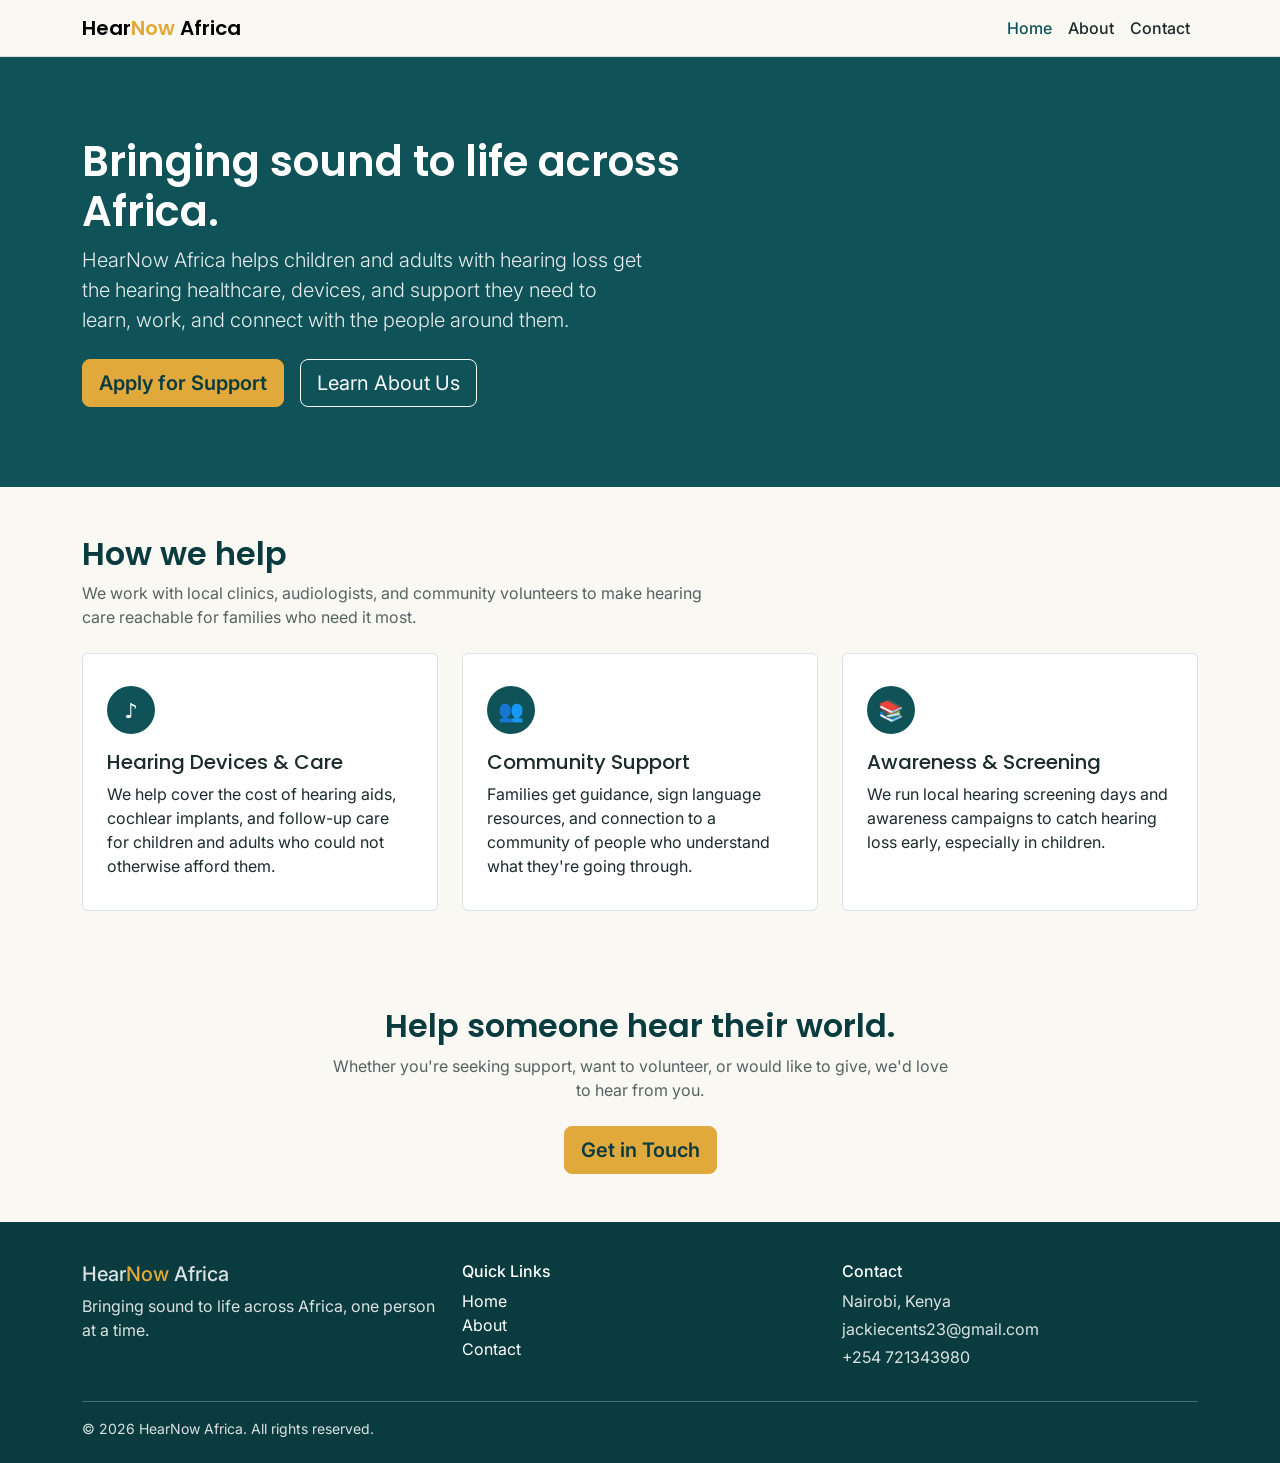
<file: index.html>
<!DOCTYPE html>
<html lang="en">
<head>
  <meta charset="UTF-8">
  <meta name="viewport" content="width=device-width, initial-scale=1.0">
  <title>HearNow Africa | Bringing Sound to Life Across Africa</title>
  <meta name="description" content="HearNow Africa helps children and adults with hearing loss access hearing healthcare, devices, and community support across Africa.">

  <!-- Bootstrap -->
  <link href="https://cdn.jsdelivr.net/npm/bootstrap@5.3.3/dist/css/bootstrap.min.css" rel="stylesheet">
  <!-- Fonts -->
  <link rel="preconnect" href="https://fonts.googleapis.com">
  <link href="https://fonts.googleapis.com/css2?family=Poppins:wght@600;700&family=Inter:wght@400;500;600&display=swap" rel="stylesheet">
  <!-- Custom -->
  <link href="css/custom.css" rel="stylesheet">
</head>
<body>

  <!-- Navbar -->
  <nav class="navbar navbar-expand-lg">
    <div class="container">
      <a class="navbar-brand" href="index.html">Hear<span>Now</span> Africa</a>
      <button class="navbar-toggler" type="button" data-bs-toggle="collapse" data-bs-target="#navMenu">
        <span class="navbar-toggler-icon"></span>
      </button>
      <div class="collapse navbar-collapse" id="navMenu">
        <ul class="navbar-nav ms-auto">
          <li class="nav-item"><a class="nav-link active" href="index.html">Home</a></li>
          <li class="nav-item"><a class="nav-link" href="about.html">About</a></li>
          <li class="nav-item"><a class="nav-link" href="contact.html">Contact</a></li>
        </ul>
      </div>
    </div>
  </nav>

  <!-- Hero -->
  <header class="hero">
    <div class="container">
      <h1>Bringing sound to life across Africa.</h1>
      <p class="lead">HearNow Africa helps children and adults with hearing loss get the hearing healthcare, devices, and support they need to learn, work, and connect with the people around them.</p>
      <div class="d-flex gap-3 mt-4 flex-wrap">
        <a href="contact.html" class="btn btn-gold btn-lg">Apply for Support</a>
        <a href="about.html" class="btn btn-outline-light btn-lg">Learn About Us</a>
      </div>
    </div>
  </header>

  <!-- How we help -->
  <section class="py-5">
    <div class="container">
      <h2 class="section-title">How we help</h2>
      <p class="section-sub mb-4">We work with local clinics, audiologists, and community volunteers to make hearing care reachable for families who need it most.</p>
      <div class="row g-4">
        <div class="col-md-4">
          <div class="help-card">
            <div class="icon">&#9834;</div>
            <h3 class="h5">Hearing Devices &amp; Care</h3>
            <p class="mb-0">We help cover the cost of hearing aids, cochlear implants, and follow-up care for children and adults who could not otherwise afford them.</p>
          </div>
        </div>
        <div class="col-md-4">
          <div class="help-card">
            <div class="icon">&#128101;</div>
            <h3 class="h5">Community Support</h3>
            <p class="mb-0">Families get guidance, sign language resources, and connection to a community of people who understand what they're going through.</p>
          </div>
        </div>
        <div class="col-md-4">
          <div class="help-card">
            <div class="icon">&#128218;</div>
            <h3 class="h5">Awareness &amp; Screening</h3>
            <p class="mb-0">We run local hearing screening days and awareness campaigns to catch hearing loss early, especially in children.</p>
          </div>
        </div>
      </div>
    </div>
  </section>



  <!-- CTA -->
  <section class="py-5">
    <div class="container text-center">
      <h2 class="section-title">Help someone hear their world.</h2>
      <p class="section-sub mx-auto mb-4">Whether you're seeking support, want to volunteer, or would like to give, we'd love to hear from you.</p>
      <a href="contact.html" class="btn btn-gold btn-lg">Get in Touch</a>
    </div>
  </section>

  <!-- Footer -->
  <footer>
    <div class="container">
      <div class="row g-4">
        <div class="col-md-4">
          <div class="footer-brand h5">Hear<span>Now</span> Africa</div>
          <p class="mt-2">Bringing sound to life across Africa, one person at a time.</p>
        </div>
        <div class="col-md-4">
          <h6 class="text-white">Quick Links</h6>
          <ul class="list-unstyled">
            <li><a href="index.html">Home</a></li>
            <li><a href="about.html">About</a></li>
            <li><a href="contact.html">Contact</a></li>
          </ul>
        </div>
        <div class="col-md-4">
          <h6 class="text-white">Contact</h6>
          <p class="mb-1">Nairobi, Kenya</p>
          <p class="mb-1">jackiecents23@gmail.com</p>
          <p>+254 721343980</p>
        </div>
      </div>
      <hr class="border-light opacity-25 mt-3">
      <p class="mb-0 small">&copy; 2026 HearNow Africa. All rights reserved.</p>
    </div>
  </footer>

  <script src="https://cdn.jsdelivr.net/npm/bootstrap@5.3.3/dist/js/bootstrap.bundle.min.js"></script>
</body>
</html>
</file>
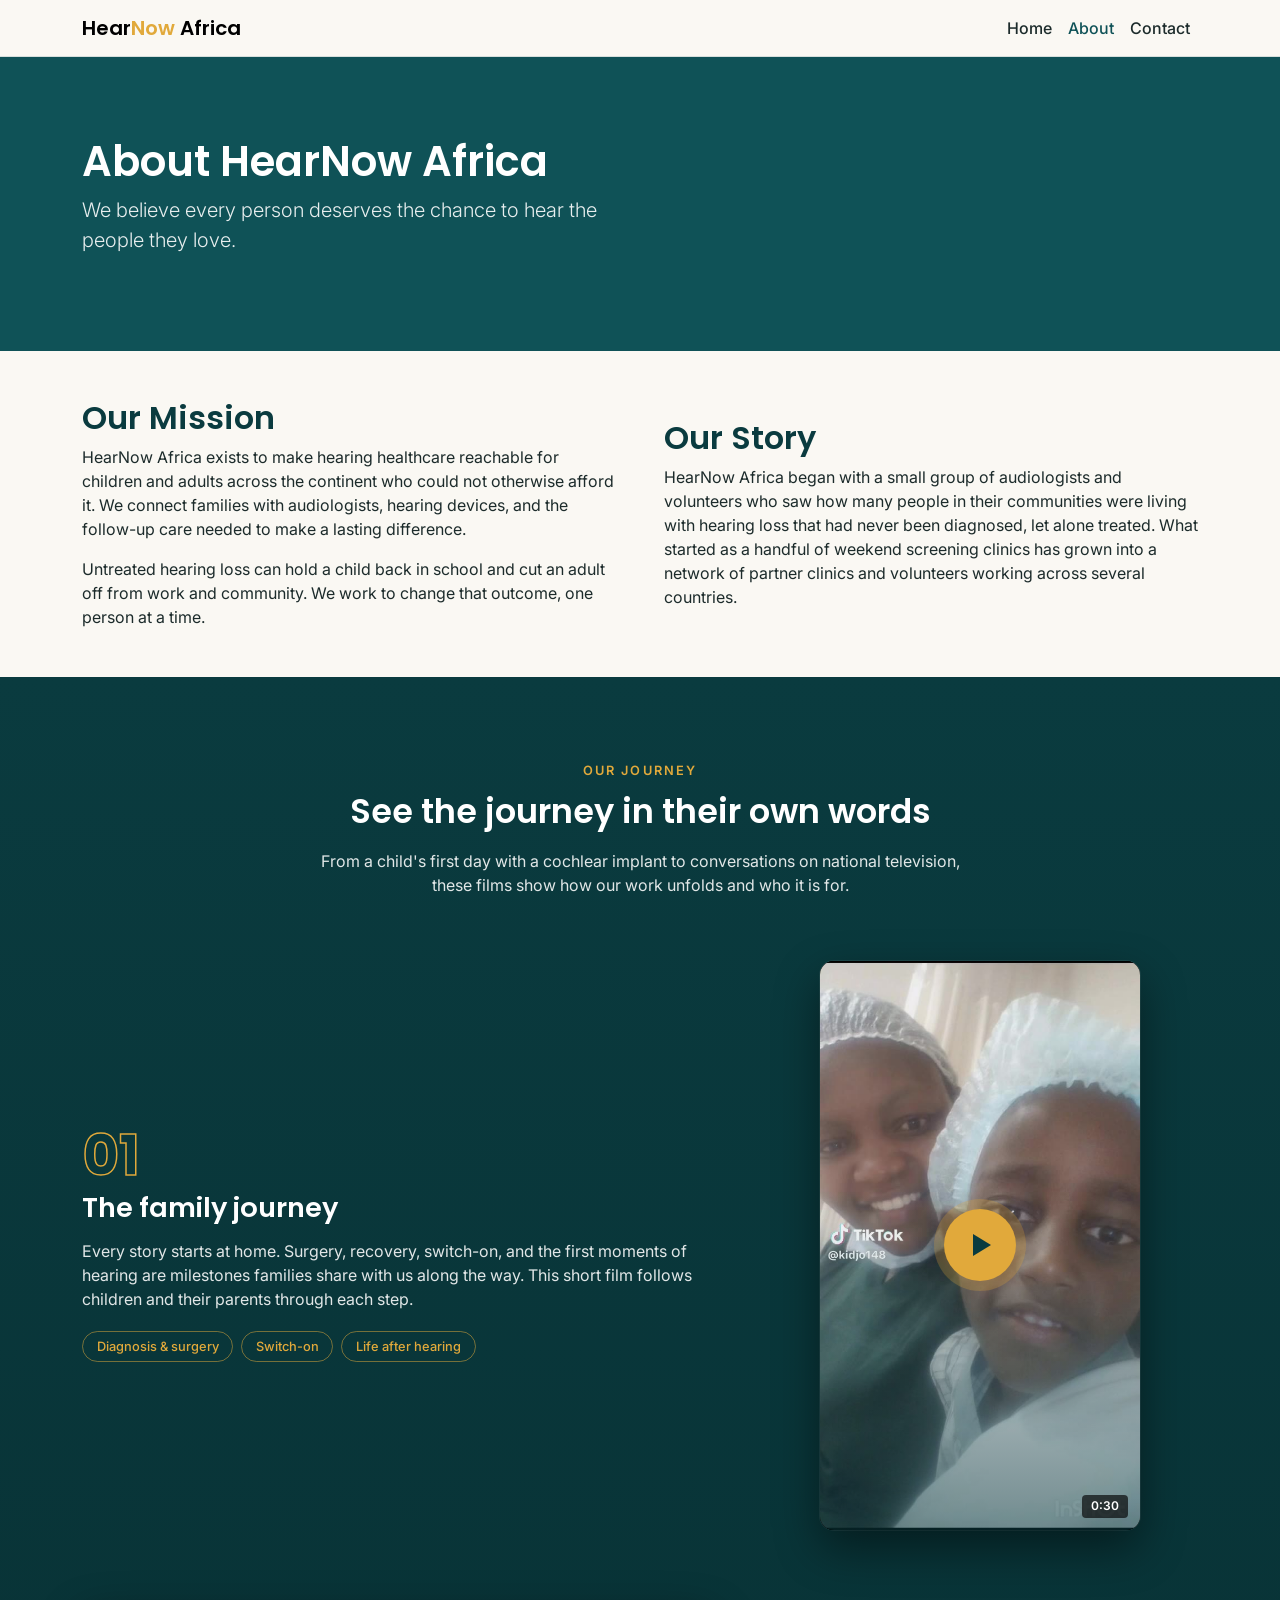
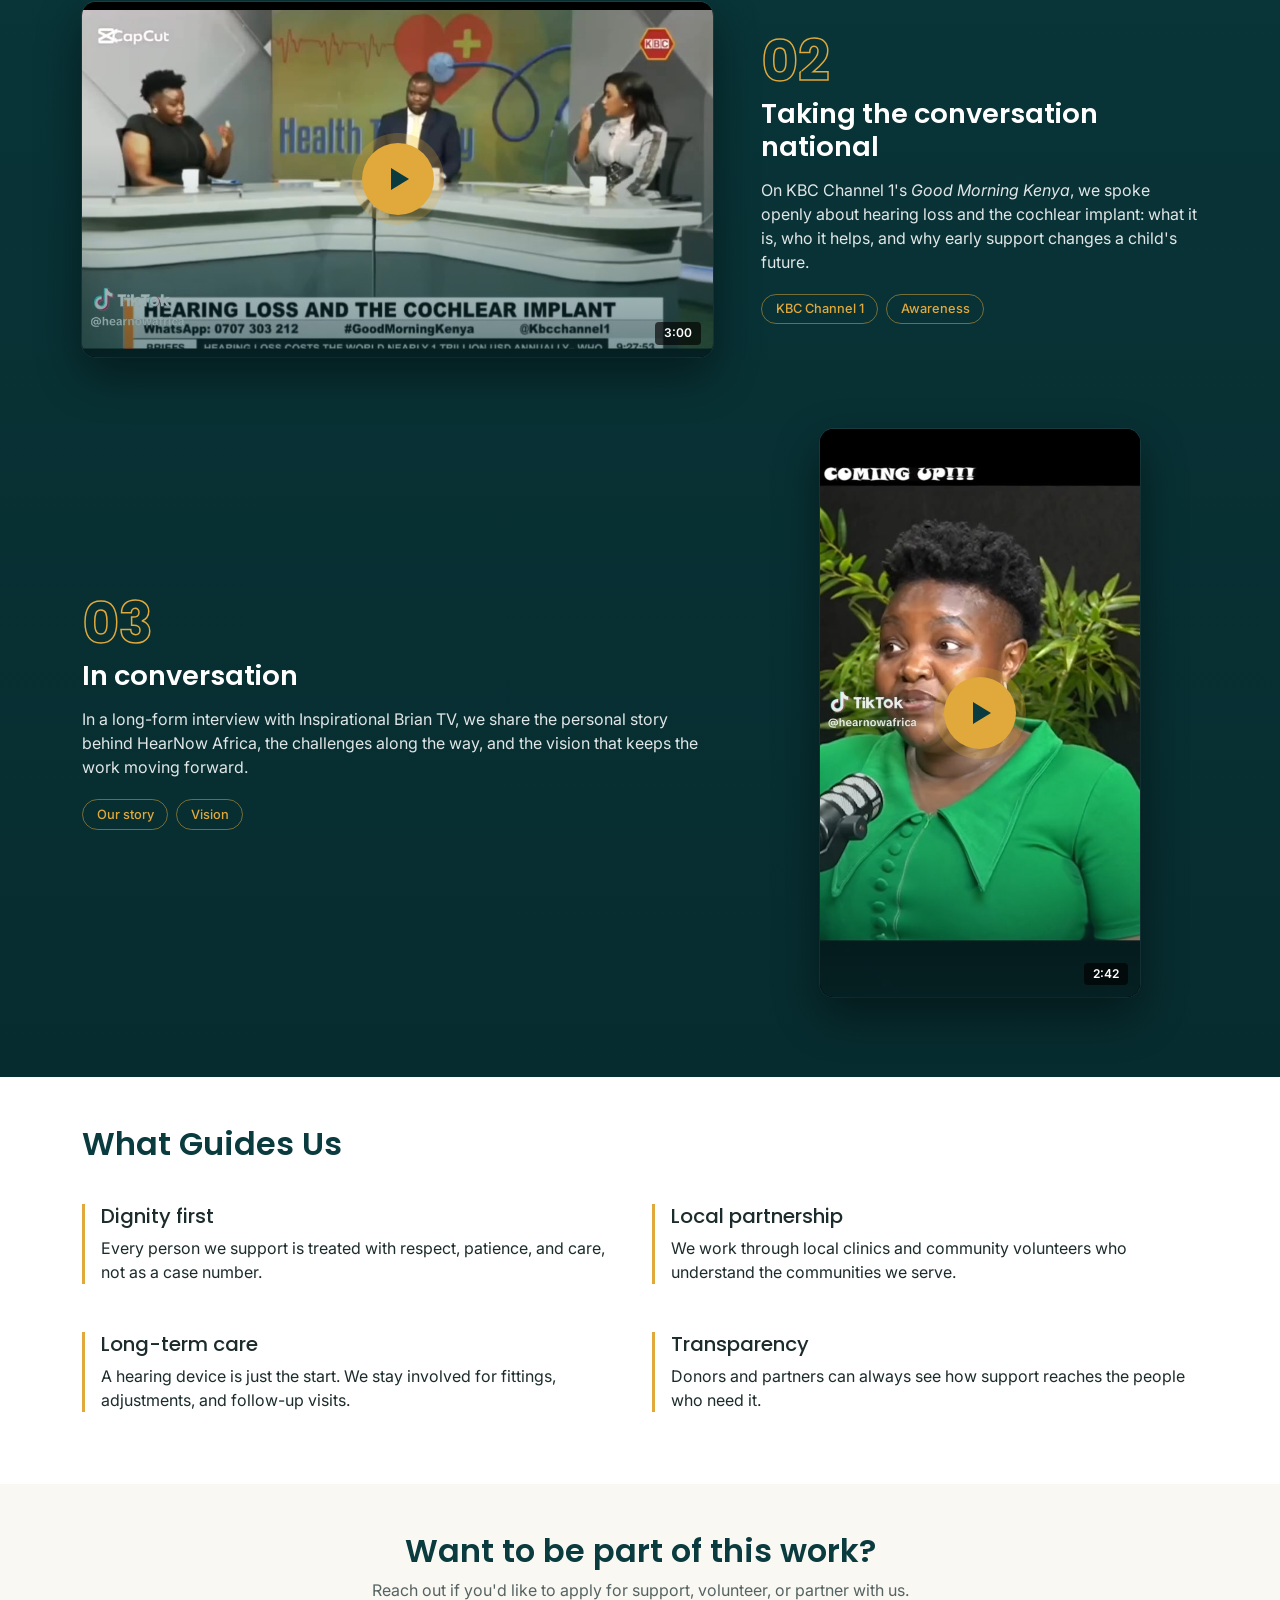
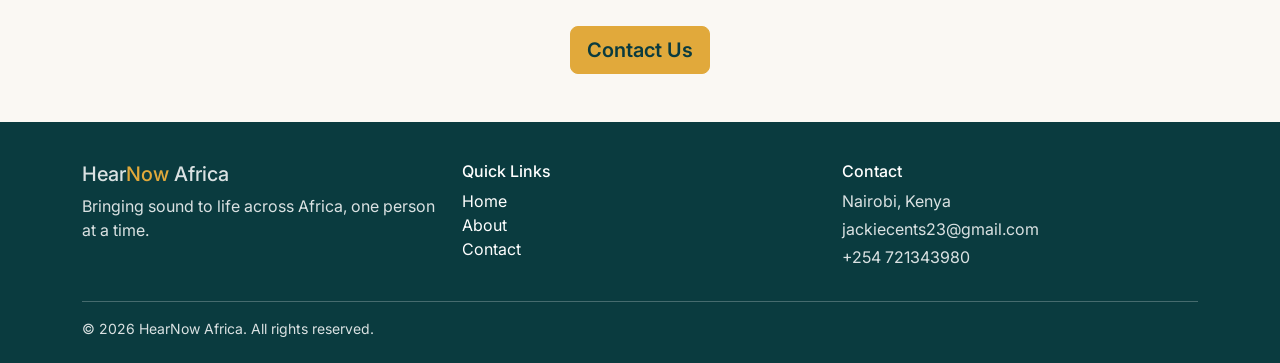
<file: about.html>
<!DOCTYPE html>
<html lang="en">
<head>
  <meta charset="UTF-8">
  <meta name="viewport" content="width=device-width, initial-scale=1.0">
  <title>About Us | HearNow Africa</title>

  <link href="https://cdn.jsdelivr.net/npm/bootstrap@5.3.3/dist/css/bootstrap.min.css" rel="stylesheet">
  <link rel="preconnect" href="https://fonts.googleapis.com">
  <link href="https://fonts.googleapis.com/css2?family=Poppins:wght@600;700&family=Inter:wght@400;500;600&display=swap" rel="stylesheet">
  <link href="css/custom.css" rel="stylesheet">
</head>
<body>

  <!-- Navbar -->
  <nav class="navbar navbar-expand-lg">
    <div class="container">
      <a class="navbar-brand" href="index.html">Hear<span>Now</span> Africa</a>
      <button class="navbar-toggler" type="button" data-bs-toggle="collapse" data-bs-target="#navMenu">
        <span class="navbar-toggler-icon"></span>
      </button>
      <div class="collapse navbar-collapse" id="navMenu">
        <ul class="navbar-nav ms-auto">
          <li class="nav-item"><a class="nav-link" href="index.html">Home</a></li>
          <li class="nav-item"><a class="nav-link active" href="about.html">About</a></li>
          <li class="nav-item"><a class="nav-link" href="contact.html">Contact</a></li>
        </ul>
      </div>
    </div>
  </nav>

  <!-- Page header -->
  <header class="hero">
    <div class="container">
      <h1>About HearNow Africa</h1>
      <p class="lead">We believe every person deserves the chance to hear the people they love.</p>
    </div>
  </header>

  <!-- Mission -->
  <section class="py-5">
    <div class="container">
      <div class="row g-5 align-items-center">
        <div class="col-lg-6">
          <h2 class="section-title">Our Mission</h2>
          <p>HearNow Africa exists to make hearing healthcare reachable for children and adults across the continent who could not otherwise afford it. We connect families with audiologists, hearing devices, and the follow-up care needed to make a lasting difference.</p>
          <p class="mb-0">Untreated hearing loss can hold a child back in school and cut an adult off from work and community. We work to change that outcome, one person at a time.</p>
        </div>
        <div class="col-lg-6">
          <h2 class="section-title">Our Story</h2>
          <p class="mb-0">HearNow Africa began with a small group of audiologists and volunteers who saw how many people in their communities were living with hearing loss that had never been diagnosed, let alone treated. What started as a handful of weekend screening clinics has grown into a network of partner clinics and volunteers working across several countries.</p>
        </div>
      </div>
    </div>
  </section>

  <!-- Our Journey (videos) -->
  <section class="journey py-5" id="journey" aria-labelledby="journey-title">
    <div class="container">
      <div class="journey-intro text-center mx-auto">
        <span class="eyebrow">Our Journey</span>
        <h2 class="journey-title" id="journey-title">See the journey in their own words</h2>
        <p>From a child's first day with a cochlear implant to conversations on national television, these films show how our work unfolds and who it is for.</p>
      </div>

      <!-- Chapter 1 -->
      <article class="journey-chapter">
        <div class="row g-4 g-lg-5 align-items-center">
          <div class="col-lg-5 order-lg-2">
            <figure class="video-card video-portrait mx-auto" data-video-card>
              <video preload="none" playsinline controls poster="videos/journey-1-family-story.jpg" aria-label="Family journey montage: children and parents through the cochlear implant process">
                <source src="videos/journey-1-family-story.mp4" type="video/mp4">
                Your browser does not support HTML5 video.
              </video>
              <button class="video-play" type="button" aria-label="Play video: The family journey">
                <span class="play-icon" aria-hidden="true"></span>
              </button>
              <span class="video-duration">0:30</span>
            </figure>
          </div>
          <div class="col-lg-7 order-lg-1">
            <span class="chapter-num">01</span>
            <h3 class="chapter-title">The family journey</h3>
            <p>Every story starts at home. Surgery, recovery, switch-on, and the first moments of hearing are milestones families share with us along the way. This short film follows children and their parents through each step.</p>
            <ul class="chapter-meta list-unstyled">
              <li>Diagnosis &amp; surgery</li><li>Switch-on</li><li>Life after hearing</li>
            </ul>
          </div>
        </div>
      </article>

      <!-- Chapter 2 -->
      <article class="journey-chapter">
        <div class="row g-4 g-lg-5 align-items-center">
          <div class="col-lg-7">
            <figure class="video-card video-landscape" data-video-card>
              <video preload="none" playsinline controls poster="videos/journey-2-kbc-feature.jpg" aria-label="Good Morning Kenya on KBC Channel 1: Hearing loss and the cochlear implant">
                <source src="videos/journey-2-kbc-feature.mp4" type="video/mp4">
                Your browser does not support HTML5 video.
              </video>
              <button class="video-play" type="button" aria-label="Play video: Hearing loss and the cochlear implant on KBC">
                <span class="play-icon" aria-hidden="true"></span>
              </button>
              <span class="video-duration">3:00</span>
            </figure>
          </div>
          <div class="col-lg-5">
            <span class="chapter-num">02</span>
            <h3 class="chapter-title">Taking the conversation national</h3>
            <p>On KBC Channel 1's <em>Good Morning Kenya</em>, we spoke openly about hearing loss and the cochlear implant: what it is, who it helps, and why early support changes a child's future.</p>
            <ul class="chapter-meta list-unstyled">
              <li>KBC Channel 1</li><li>Awareness</li>
            </ul>
          </div>
        </div>
      </article>

      <!-- Chapter 3 -->
      <article class="journey-chapter">
        <div class="row g-4 g-lg-5 align-items-center">
          <div class="col-lg-5 order-lg-2">
            <figure class="video-card video-portrait mx-auto" data-video-card>
              <video preload="none" playsinline controls poster="videos/journey-3-inspirational-brian.jpg" aria-label="Interview on Inspirational Brian TV about the HearNow Africa journey">
                <source src="videos/journey-3-inspirational-brian.mp4" type="video/mp4">
                Your browser does not support HTML5 video.
              </video>
              <button class="video-play" type="button" aria-label="Play video: In conversation on Inspirational Brian TV">
                <span class="play-icon" aria-hidden="true"></span>
              </button>
              <span class="video-duration">2:42</span>
            </figure>
          </div>
          <div class="col-lg-7 order-lg-1">
            <span class="chapter-num">03</span>
            <h3 class="chapter-title">In conversation</h3>
            <p>In a long-form interview with Inspirational Brian TV, we share the personal story behind HearNow Africa, the challenges along the way, and the vision that keeps the work moving forward.</p>
            <ul class="chapter-meta list-unstyled">
              <li>Our story</li><li>Vision</li>
            </ul>
          </div>
        </div>
      </article>
    </div>
  </section>

  <!-- Values -->
  <section class="py-5" style="background-color:#fff;">
    <div class="container">
      <h2 class="section-title">What Guides Us</h2>
      <div class="row g-4 mt-3">
        <div class="col-md-6">
          <div class="value-item">
            <h3 class="h5">Dignity first</h3>
            <p class="mb-0">Every person we support is treated with respect, patience, and care, not as a case number.</p>
          </div>
        </div>
        <div class="col-md-6">
          <div class="value-item">
            <h3 class="h5">Local partnership</h3>
            <p class="mb-0">We work through local clinics and community volunteers who understand the communities we serve.</p>
          </div>
        </div>
        <div class="col-md-6">
          <div class="value-item">
            <h3 class="h5">Long-term care</h3>
            <p class="mb-0">A hearing device is just the start. We stay involved for fittings, adjustments, and follow-up visits.</p>
          </div>
        </div>
        <div class="col-md-6">
          <div class="value-item">
            <h3 class="h5">Transparency</h3>
            <p class="mb-0">Donors and partners can always see how support reaches the people who need it.</p>
          </div>
        </div>
      </div>
    </div>
  </section>

  <!-- CTA -->
  <section class="py-5 text-center">
    <div class="container">
      <h2 class="section-title">Want to be part of this work?</h2>
      <p class="section-sub mx-auto mb-4">Reach out if you'd like to apply for support, volunteer, or partner with us.</p>
      <a href="contact.html" class="btn btn-gold btn-lg">Contact Us</a>
    </div>
  </section>

  <!-- Footer -->
  <footer>
    <div class="container">
      <div class="row g-4">
        <div class="col-md-4">
          <div class="footer-brand h5">Hear<span>Now</span> Africa</div>
          <p class="mt-2">Bringing sound to life across Africa, one person at a time.</p>
        </div>
        <div class="col-md-4">
          <h6 class="text-white">Quick Links</h6>
          <ul class="list-unstyled">
            <li><a href="index.html">Home</a></li>
            <li><a href="about.html">About</a></li>
            <li><a href="contact.html">Contact</a></li>
          </ul>
        </div>
        <div class="col-md-4">
          <h6 class="text-white">Contact</h6>
          <p class="mb-1">Nairobi, Kenya</p>
          <p class="mb-1">jackiecents23@gmail.com</p>
          <p>+254 721343980</p>
        </div>
      </div>
      <hr class="border-light opacity-25 mt-3">
      <p class="mb-0 small">&copy; 2026 HearNow Africa. All rights reserved.</p>
    </div>
  </footer>

  <script src="https://cdn.jsdelivr.net/npm/bootstrap@5.3.3/dist/js/bootstrap.bundle.min.js"></script>
  <script src="js/journey.js"></script>
</body>
</html>
</file>
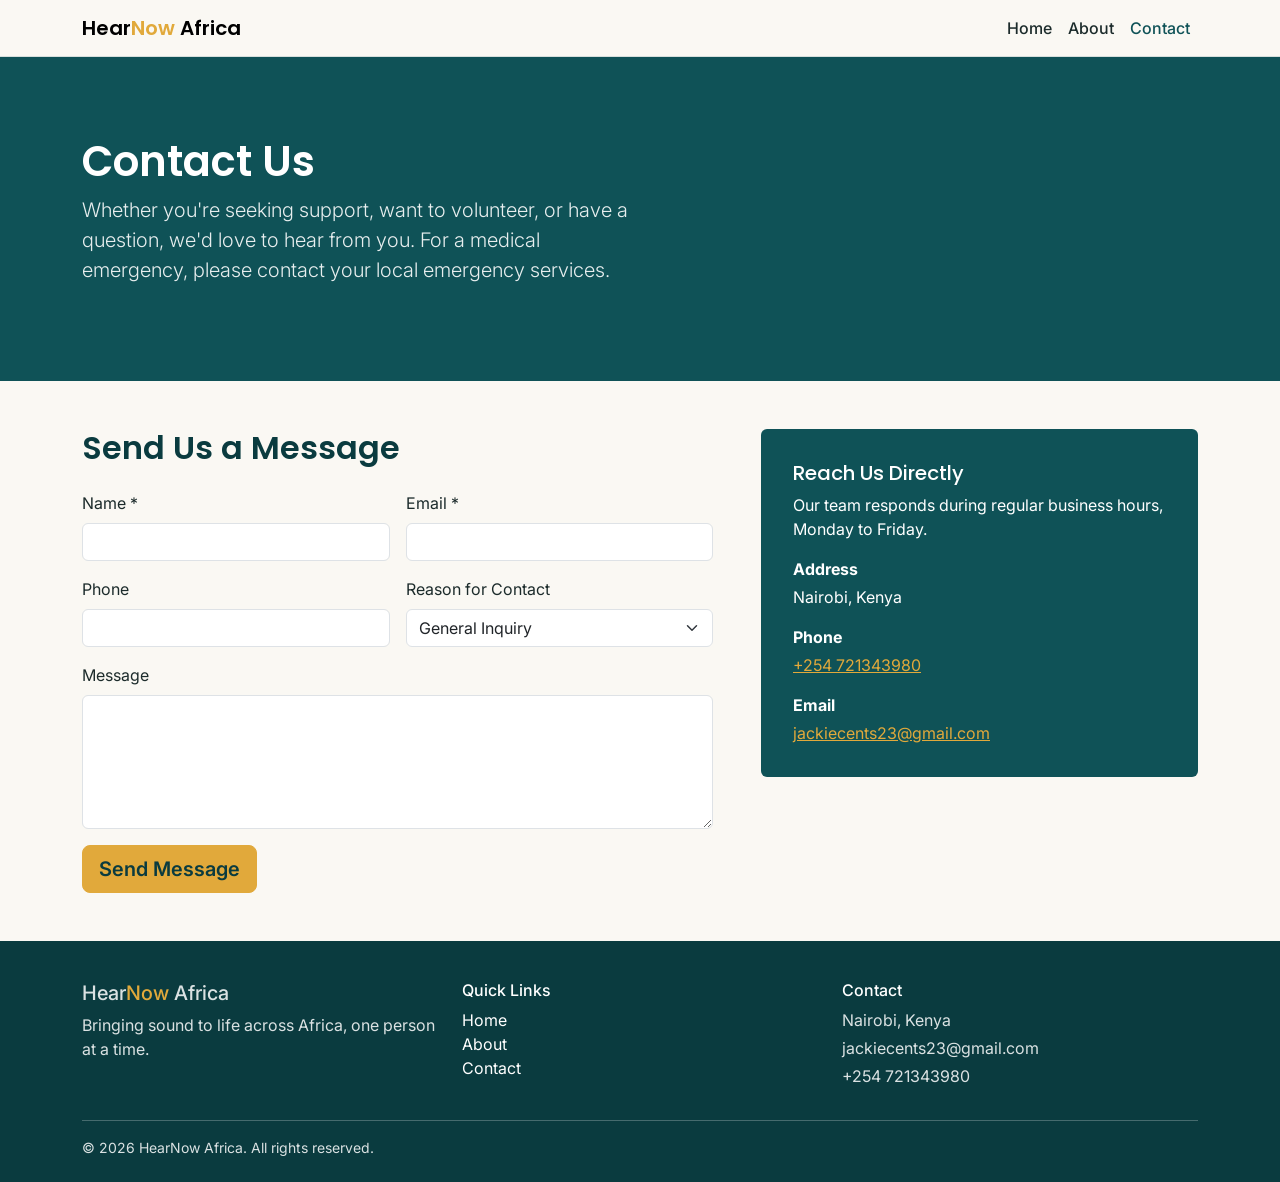
<file: contact.html>
<!DOCTYPE html>
<html lang="en">
<head>
  <meta charset="UTF-8">
  <meta name="viewport" content="width=device-width, initial-scale=1.0">
  <title>Contact Us | HearNow Africa</title>

  <link href="https://cdn.jsdelivr.net/npm/bootstrap@5.3.3/dist/css/bootstrap.min.css" rel="stylesheet">
  <link rel="preconnect" href="https://fonts.googleapis.com">
  <link href="https://fonts.googleapis.com/css2?family=Poppins:wght@600;700&family=Inter:wght@400;500;600&display=swap" rel="stylesheet">
  <link href="css/custom.css" rel="stylesheet">
</head>
<body>

  <!-- Navbar -->
  <nav class="navbar navbar-expand-lg">
    <div class="container">
      <a class="navbar-brand" href="index.html">Hear<span>Now</span> Africa</a>
      <button class="navbar-toggler" type="button" data-bs-toggle="collapse" data-bs-target="#navMenu">
        <span class="navbar-toggler-icon"></span>
      </button>
      <div class="collapse navbar-collapse" id="navMenu">
        <ul class="navbar-nav ms-auto">
          <li class="nav-item"><a class="nav-link" href="index.html">Home</a></li>
          <li class="nav-item"><a class="nav-link" href="about.html">About</a></li>
          <li class="nav-item"><a class="nav-link active" href="contact.html">Contact</a></li>
        </ul>
      </div>
    </div>
  </nav>

  <!-- Page header -->
  <header class="hero">
    <div class="container">
      <h1>Contact Us</h1>
      <p class="lead">Whether you're seeking support, want to volunteer, or have a question, we'd love to hear from you. For a medical emergency, please contact your local emergency services.</p>
    </div>
  </header>

  <!-- Contact -->
  <section class="py-5">
    <div class="container">
      <div class="row g-5">
        <div class="col-lg-7">
          <h2 class="section-title mb-4">Send Us a Message</h2>
          <form>
            <div class="row g-3">
              <div class="col-md-6">
                <label for="name" class="form-label">Name *</label>
                <input type="text" class="form-control" id="name" required>
              </div>
              <div class="col-md-6">
                <label for="email" class="form-label">Email *</label>
                <input type="email" class="form-control" id="email" required>
              </div>
              <div class="col-md-6">
                <label for="phone" class="form-label">Phone</label>
                <input type="tel" class="form-control" id="phone">
              </div>
              <div class="col-md-6">
                <label for="reason" class="form-label">Reason for Contact</label>
                <select id="reason" class="form-select">
                  <option>General Inquiry</option>
                  <option>Apply for Support</option>
                  <option>Volunteer</option>
                  <option>Partnership / Donation</option>
                </select>
              </div>
              <div class="col-12">
                <label for="message" class="form-label">Message</label>
                <textarea class="form-control" id="message" rows="5"></textarea>
              </div>
              <div class="col-12">
                <button type="submit" class="btn btn-gold btn-lg">Send Message</button>
              </div>
            </div>
          </form>
        </div>

        <div class="col-lg-5">
          <div class="contact-info-box">
            <h3 class="h5 text-white">Reach Us Directly</h3>
            <p class="mb-3">Our team responds during regular business hours, Monday to Friday.</p>
            <p class="mb-1"><strong>Address</strong></p>
            <p class="mb-3">Nairobi, Kenya</p>
            <p class="mb-1"><strong>Phone</strong></p>
            <p class="mb-3"><a href="tel:+254721343980">+254 721343980</a></p>
            <p class="mb-1"><strong>Email</strong></p>
            <p class="mb-0"><a href="mailto:jackiecents23@gmail.com">jackiecents23@gmail.com</a></p>
          </div>
        </div>
      </div>
    </div>
  </section>

  <!-- Footer -->
  <footer>
    <div class="container">
      <div class="row g-4">
        <div class="col-md-4">
          <div class="footer-brand h5">Hear<span>Now</span> Africa</div>
          <p class="mt-2">Bringing sound to life across Africa, one person at a time.</p>
        </div>
        <div class="col-md-4">
          <h6 class="text-white">Quick Links</h6>
          <ul class="list-unstyled">
            <li><a href="index.html">Home</a></li>
            <li><a href="about.html">About</a></li>
            <li><a href="contact.html">Contact</a></li>
          </ul>
        </div>
        <div class="col-md-4">
          <h6 class="text-white">Contact</h6>
          <p class="mb-1">Nairobi, Kenya</p>
          <p class="mb-1">jackiecents23@gmail.com</p>
          <p>+254 721343980</p>
        </div>
      </div>
      <hr class="border-light opacity-25 mt-3">
      <p class="mb-0 small">&copy; 2026 HearNow Africa. All rights reserved.</p>
    </div>
  </footer>

  <script src="https://cdn.jsdelivr.net/npm/bootstrap@5.3.3/dist/js/bootstrap.bundle.min.js"></script>
</body>
</html>
</file>
<file: css/custom.css>
/* HearNow Africa — custom styles (kept intentionally simple) */

:root {
  --teal: #0F5257;
  --teal-dark: #0A3B3F;
  --gold: #E1A93B;
  --cream: #FAF8F3;
  --ink: #1C2B2B;
}

body {
  font-family: 'Inter', system-ui, -apple-system, sans-serif;
  color: var(--ink);
  background-color: var(--cream);
}

h1, h2, h3, .navbar-brand {
  font-family: 'Poppins', sans-serif;
  font-weight: 600;
}

a {
  color: var(--teal);
}

/* Navbar */
.navbar {
  background-color: var(--cream);
  border-bottom: 1px solid rgba(15, 82, 87, 0.15);
}

.navbar-brand span {
  color: var(--gold);
}

.nav-link {
  color: var(--ink) !important;
  font-weight: 500;
}

.nav-link.active {
  color: var(--teal) !important;
}

/* Hero */
.hero {
  background-color: var(--teal);
  color: #fff;
  padding: 5rem 0;
}

.hero h1 {
  font-size: 2.6rem;
  max-width: 720px;
}

.hero p.lead {
  max-width: 560px;
  color: rgba(255,255,255,0.9);
}

.btn-gold {
  background-color: var(--gold);
  border-color: var(--gold);
  color: var(--teal-dark);
  font-weight: 600;
}

.btn-gold:hover {
  background-color: #c9922d;
  border-color: #c9922d;
  color: var(--teal-dark);
}

.btn-outline-light:hover {
  color: var(--teal);
}

/* Section headers */
.section-title {
  color: var(--teal-dark);
  margin-bottom: 0.5rem;
}

.section-sub {
  color: #556363;
  max-width: 620px;
}

/* Cards for "how we help" */
.help-card {
  border: 1px solid rgba(15, 82, 87, 0.15);
  border-radius: 6px;
  padding: 2rem 1.5rem;
  height: 100%;
  background-color: #fff;
}

.help-card .icon {
  width: 48px;
  height: 48px;
  border-radius: 50%;
  background-color: var(--teal);
  color: #fff;
  display: flex;
  align-items: center;
  justify-content: center;
  font-size: 1.3rem;
  margin-bottom: 1rem;
}

/* Stats strip */
.stats-strip {
  background-color: var(--teal-dark);
  color: #fff;
  padding: 2.5rem 0;
}

.stats-strip .stat-number {
  font-family: 'Poppins', sans-serif;
  font-size: 2.2rem;
  font-weight: 600;
  color: var(--gold);
}

/* Values list (about page) */
.value-item {
  border-left: 3px solid var(--gold);
  padding-left: 1rem;
  margin-bottom: 1.5rem;
}

/* Contact page */
.contact-info-box {
  background-color: var(--teal);
  color: #fff;
  border-radius: 6px;
  padding: 2rem;
}

.contact-info-box a {
  color: var(--gold);
}

/* Footer */
footer {
  background-color: var(--teal-dark);
  color: rgba(255,255,255,0.85);
  padding: 2.5rem 0 1.5rem;
}

footer a {
  color: #fff;
  text-decoration: none;
}

footer a:hover {
  color: var(--gold);
}

footer .footer-brand span {
  color: var(--gold);
}

/* ===== Our Journey (about page videos) ===== */
.journey {
  background: linear-gradient(180deg, var(--teal-dark) 0%, #072c2f 100%);
  color: rgba(255,255,255,0.88);
  padding-top: 5rem !important;
  padding-bottom: 5rem !important;
}

.journey-intro { max-width: 680px; margin-bottom: 4rem; }

.journey .eyebrow {
  display: inline-block;
  font-size: 0.8rem;
  font-weight: 600;
  letter-spacing: 0.16em;
  text-transform: uppercase;
  color: var(--gold);
  margin-bottom: 0.75rem;
}

.journey-title { color: #fff; font-size: 2.1rem; margin-bottom: 1rem; }

.journey-chapter { margin-bottom: 4.5rem; }
.journey-chapter:last-child { margin-bottom: 0; }

.chapter-num {
  display: block;
  font-family: 'Poppins', sans-serif;
  font-weight: 700;
  font-size: 3.5rem;
  line-height: 1;
  color: transparent;
  -webkit-text-stroke: 1.5px var(--gold);
  margin-bottom: 0.5rem;
}

.chapter-title { color: #fff; font-size: 1.7rem; margin-bottom: 0.9rem; }

.chapter-meta { display: flex; flex-wrap: wrap; gap: 0.5rem; margin: 1.25rem 0 0; }
.chapter-meta li {
  font-size: 0.8rem;
  font-weight: 500;
  padding: 0.3rem 0.85rem;
  border: 1px solid rgba(225,169,59,0.5);
  border-radius: 999px;
  color: var(--gold);
}

/* Video card */
.video-card {
  position: relative;
  margin: 0;
  background: #000;
  border-radius: 14px;
  overflow: hidden;
  box-shadow: 0 18px 45px rgba(0,0,0,0.45), 0 0 0 1px rgba(255,255,255,0.08);
}

.video-card video { display: block; width: 100%; height: 100%; background: #000; object-fit: contain; }
.video-landscape { aspect-ratio: 16 / 9; }
.video-portrait  { aspect-ratio: 9 / 16; max-width: 320px; }

/* Play overlay */
.video-play {
  position: absolute;
  inset: 0;
  width: 100%;
  border: 0;
  padding: 0;
  cursor: pointer;
  background: linear-gradient(180deg, rgba(10,59,63,0) 40%, rgba(10,59,63,0.55) 100%);
  display: flex;
  align-items: center;
  justify-content: center;
  transition: opacity .25s ease, background .25s ease;
}
.video-play:hover { background: rgba(10,59,63,0.25); }
.video-play:focus-visible { outline: 3px solid var(--gold); outline-offset: -3px; }

.play-icon {
  width: 72px;
  height: 72px;
  border-radius: 50%;
  background: var(--gold);
  box-shadow: 0 0 0 10px rgba(225,169,59,0.25);
  position: relative;
  transition: transform .25s ease;
}
.play-icon::after {
  content: "";
  position: absolute;
  top: 50%; left: 54%;
  transform: translate(-50%, -50%);
  border-style: solid;
  border-width: 11px 0 11px 18px;
  border-color: transparent transparent transparent var(--teal-dark);
}
.video-play:hover .play-icon { transform: scale(1.08); }

.video-duration {
  position: absolute;
  right: 12px; bottom: 12px;
  font-size: 0.75rem;
  font-weight: 600;
  color: #fff;
  background: rgba(0,0,0,0.65);
  padding: 0.15rem 0.55rem;
  border-radius: 4px;
  pointer-events: none;
  transition: opacity .25s ease;
}

.video-card.is-started .video-play,
.video-card.is-started .video-duration { opacity: 0; visibility: hidden; pointer-events: none; }

@media (max-width: 991.98px) {
  .journey-chapter { margin-bottom: 3.5rem; }
  .journey-title { font-size: 1.7rem; }
  .chapter-num { font-size: 2.6rem; }
}

@media (prefers-reduced-motion: reduce) {
  .video-play, .play-icon, .video-duration { transition: none; }
}
</file>
